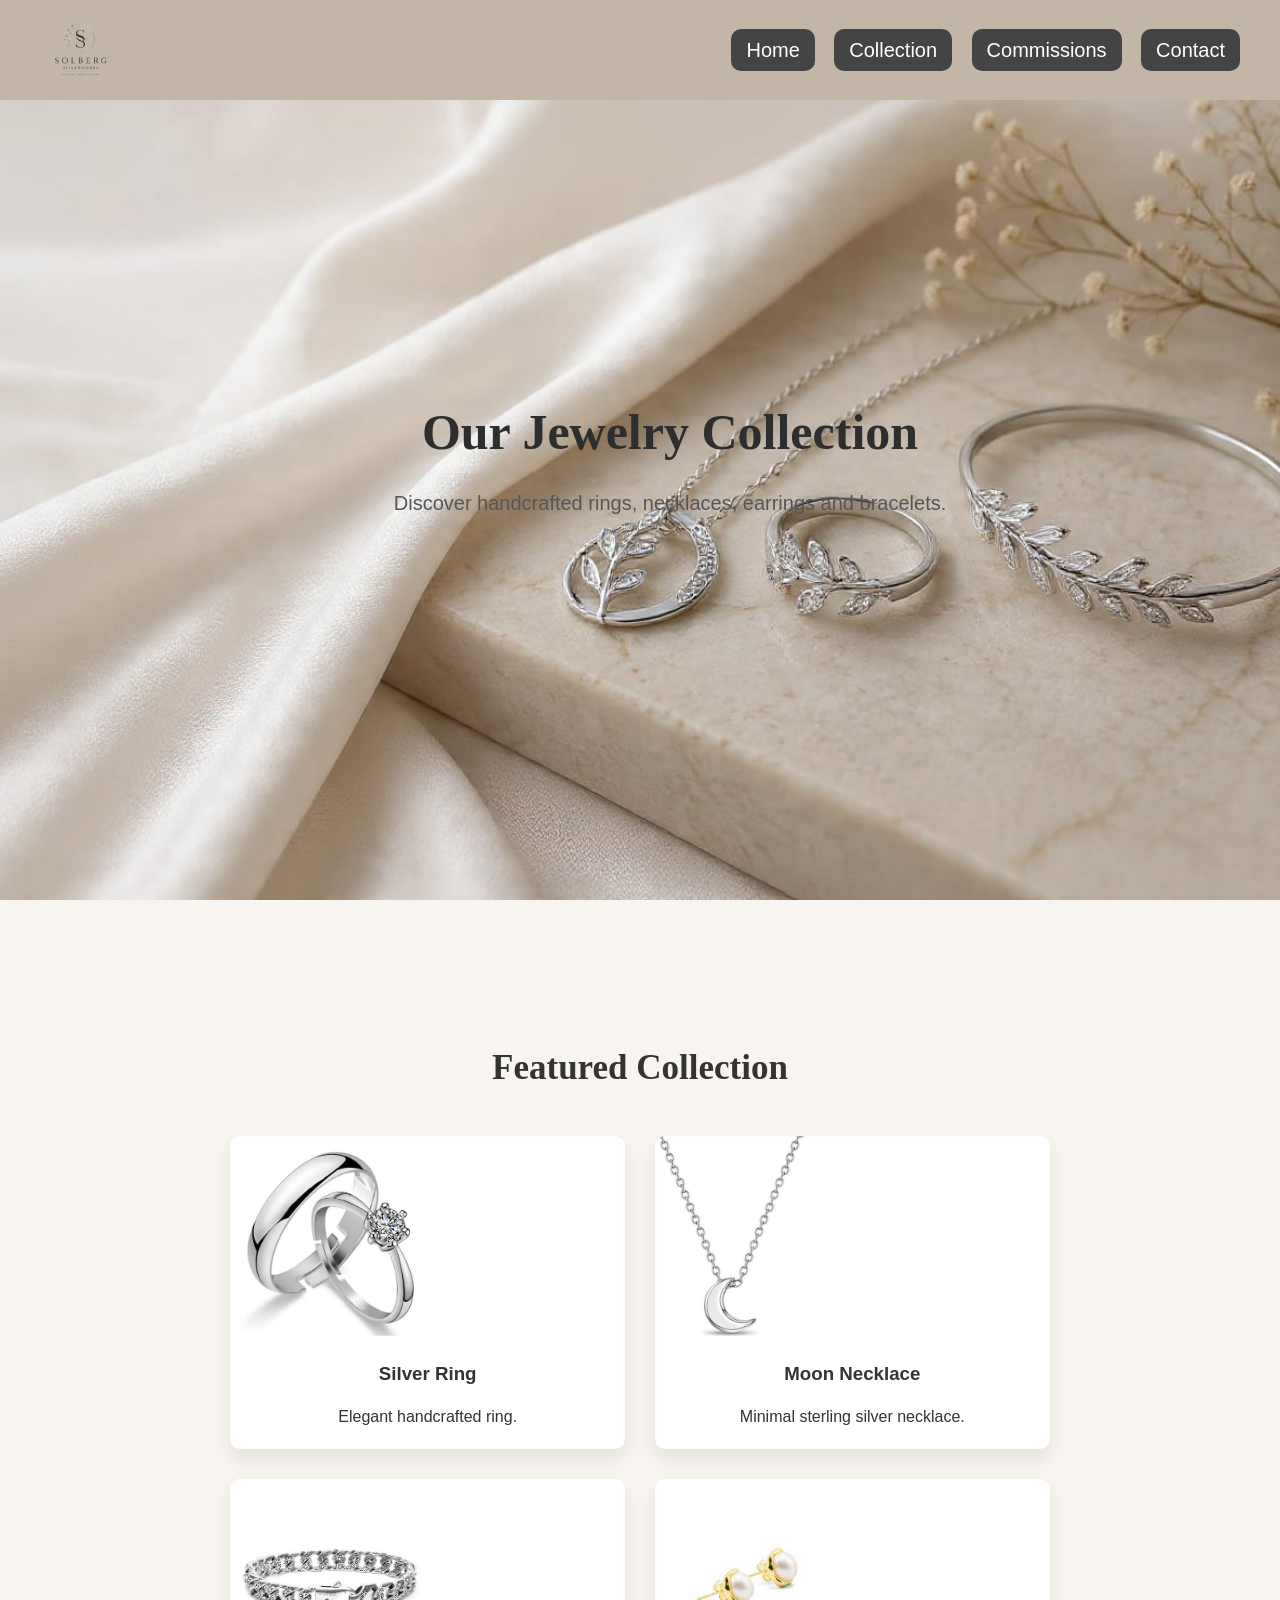
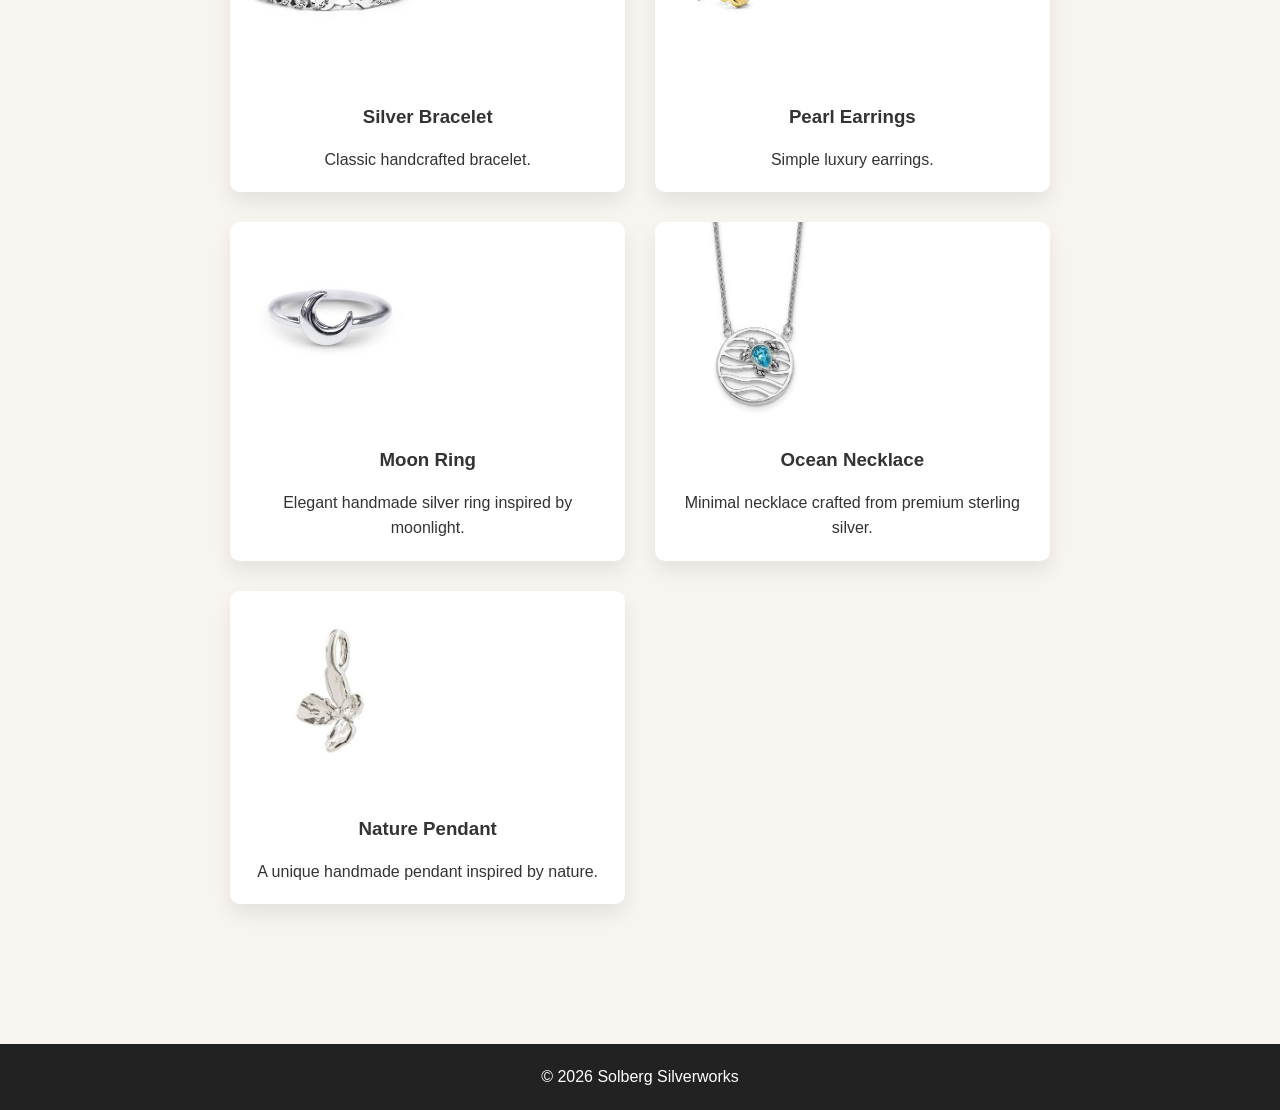
<file: collection.html>
<!DOCTYPE html>
<html lang="en">
<head>
    <meta charset="UTF-8">
    <meta name="viewport" content="width=device-width, initial-scale=1.0">
    <title>Collection | Solberg Silverworks</title>

 <link rel="stylesheet" href="style.css">

   
</head>
<body>

<div class="navbar">

    <div class="logo">
        <img src="assets\logo.png" alt="Logo">
    </div>

    <nav>
        <a href="home-page.html">Home</a>
        <a href="collection.html">Collection</a>
        <a href="commission.html">Commissions</a>
        <a href="contact.html">Contact</a>
    </nav>

</div>

<section class="hero">

    <h2>Our Jewelry Collection</h2>

    <p>
        Discover handcrafted rings, necklaces, earrings and bracelets.
    </p>

</section>

<section>

<h2>Featured Collection</h2>

<div class="products">

<div class="card">
<img src="assets\silver ring.jpg">
<h3>Silver Ring</h3>
<p>Elegant handcrafted ring.</p>
</div>

<div class="card">
<img src="assets\neckless.jpg" class="neckless">
<h3>Moon Necklace</h3>
<p>Minimal sterling silver necklace.</p>
</div>

<div class="card">
<img src="assets\Bracelet.jpg">
<h3>Silver Bracelet</h3>
<p>Classic handcrafted bracelet.</p>
</div>

<div class="card">
<img src="assets\earing.jpg">
<h3>Pearl Earrings</h3>
<p>Simple luxury earrings.</p>
</div>

<div class="card">
<img src="assets\moon ring.jpg" alt="Moon Ring">
<h3>Moon Ring</h3>
<p>Elegant handmade silver ring inspired by moonlight.</p>
</div>

<div class="card">
<img src="assets\ocean neckless.jpg" alt="Ocean Necklace">
<h3>Ocean Necklace</h3>
<p>Minimal necklace crafted from premium sterling silver.</p>
</div>

<div class="card">
<img src="assets\nature pendent.jpg" alt="Nature Pendant">
<h3>Nature Pendant</h3>
<p>A unique handmade pendant inspired by nature.</p>
</div>

</div>

</section>

<footer>
<p>© 2026 Solberg Silverworks</p>
</footer>

</body>
</html>
</file>
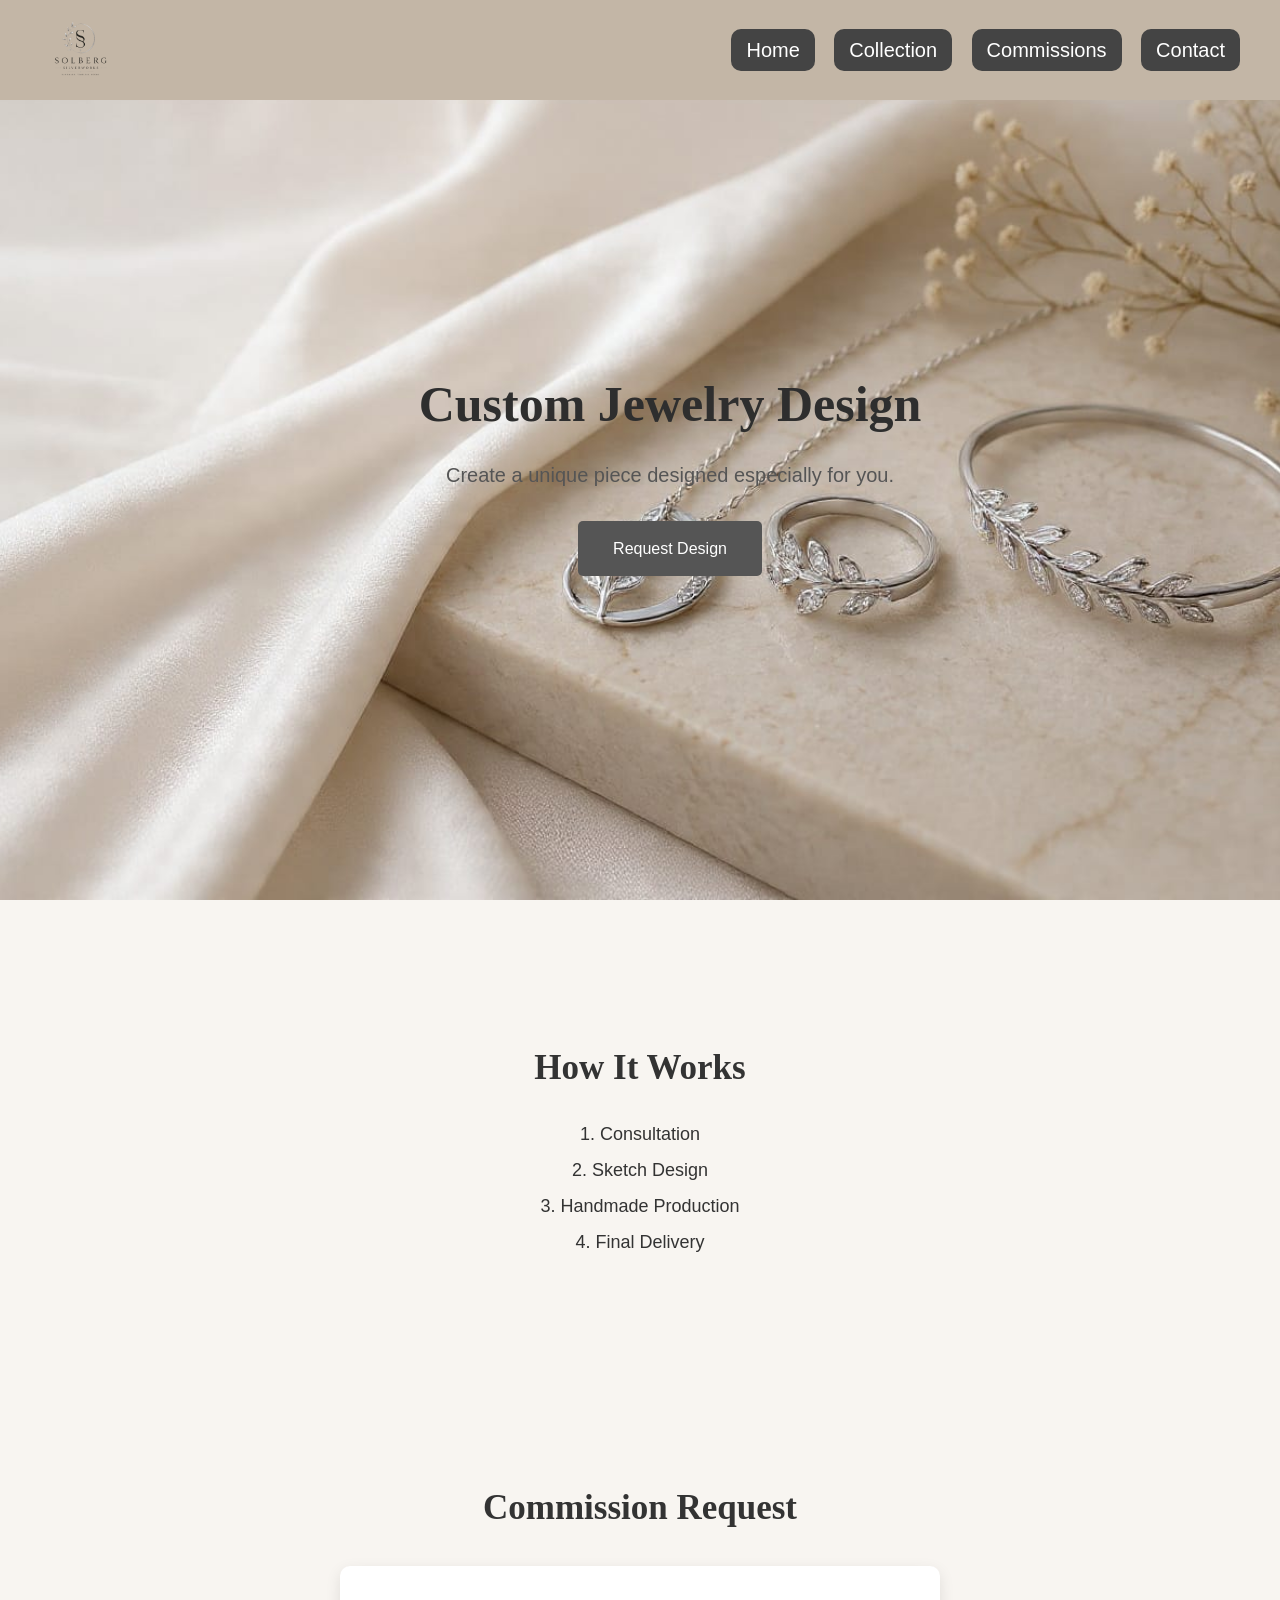
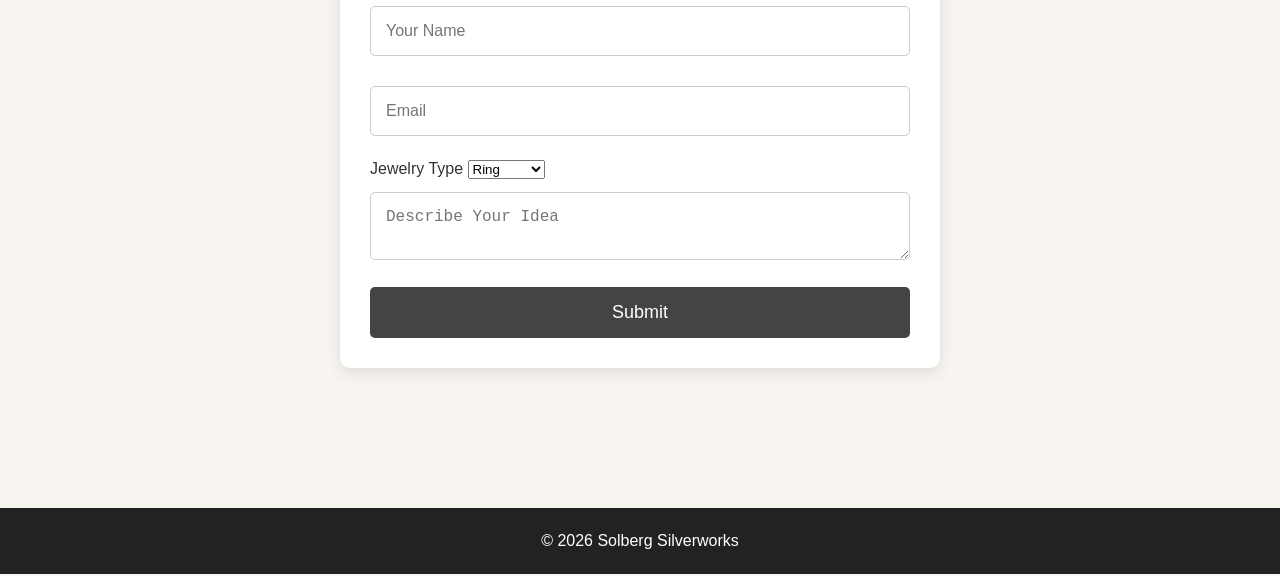
<file: commission.html>
<!DOCTYPE html>
<html lang="en">
<head>

<meta charset="UTF-8">
<meta name="viewport" content="width=device-width, initial-scale=1.0">

<title>Custom Commissions</title>

<link rel="stylesheet" href="style.css">

</head>

<body>

<div class="navbar">

<div class="logo">
<img src="assets\logo.png" alt="Logo">
</div>

<nav>

<a href="home-page.html">Home</a>
<a href="collection.html">Collection</a>
<a href="commission.html">Commissions</a>
<a href="contact.html">Contact</a>

</nav>

</div>

<section class="hero">

<h2>Custom Jewelry Design</h2>

<p>Create a unique piece designed especially for you.</p>

<a href="#form" class="btn">Request Design</a>

</section>

<section class="about">

<h2>How It Works</h2>

<p>

1. Consultation<br>
2. Sketch Design<br>
3. Handmade Production<br>
4. Final Delivery

</p>

</section>

<section id="form">

<h2>Commission Request</h2>

<form>

<input type="text" placeholder="Your Name">

<input type="email" placeholder="Email">

<label>Jewelry Type</label>


<select name="jewelry" id="jewelry">

    <option>Ring</option>
    <option>Necklace</option>
    <option>Bracelet</option>
    <option>Earrings</option>

</select>

<textarea placeholder="Describe Your Idea"></textarea>

<button>Submit</button>

</form>

</section>

<footer>

<p>© 2026 Solberg Silverworks</p>

</footer>

</body>

</html>
</file>
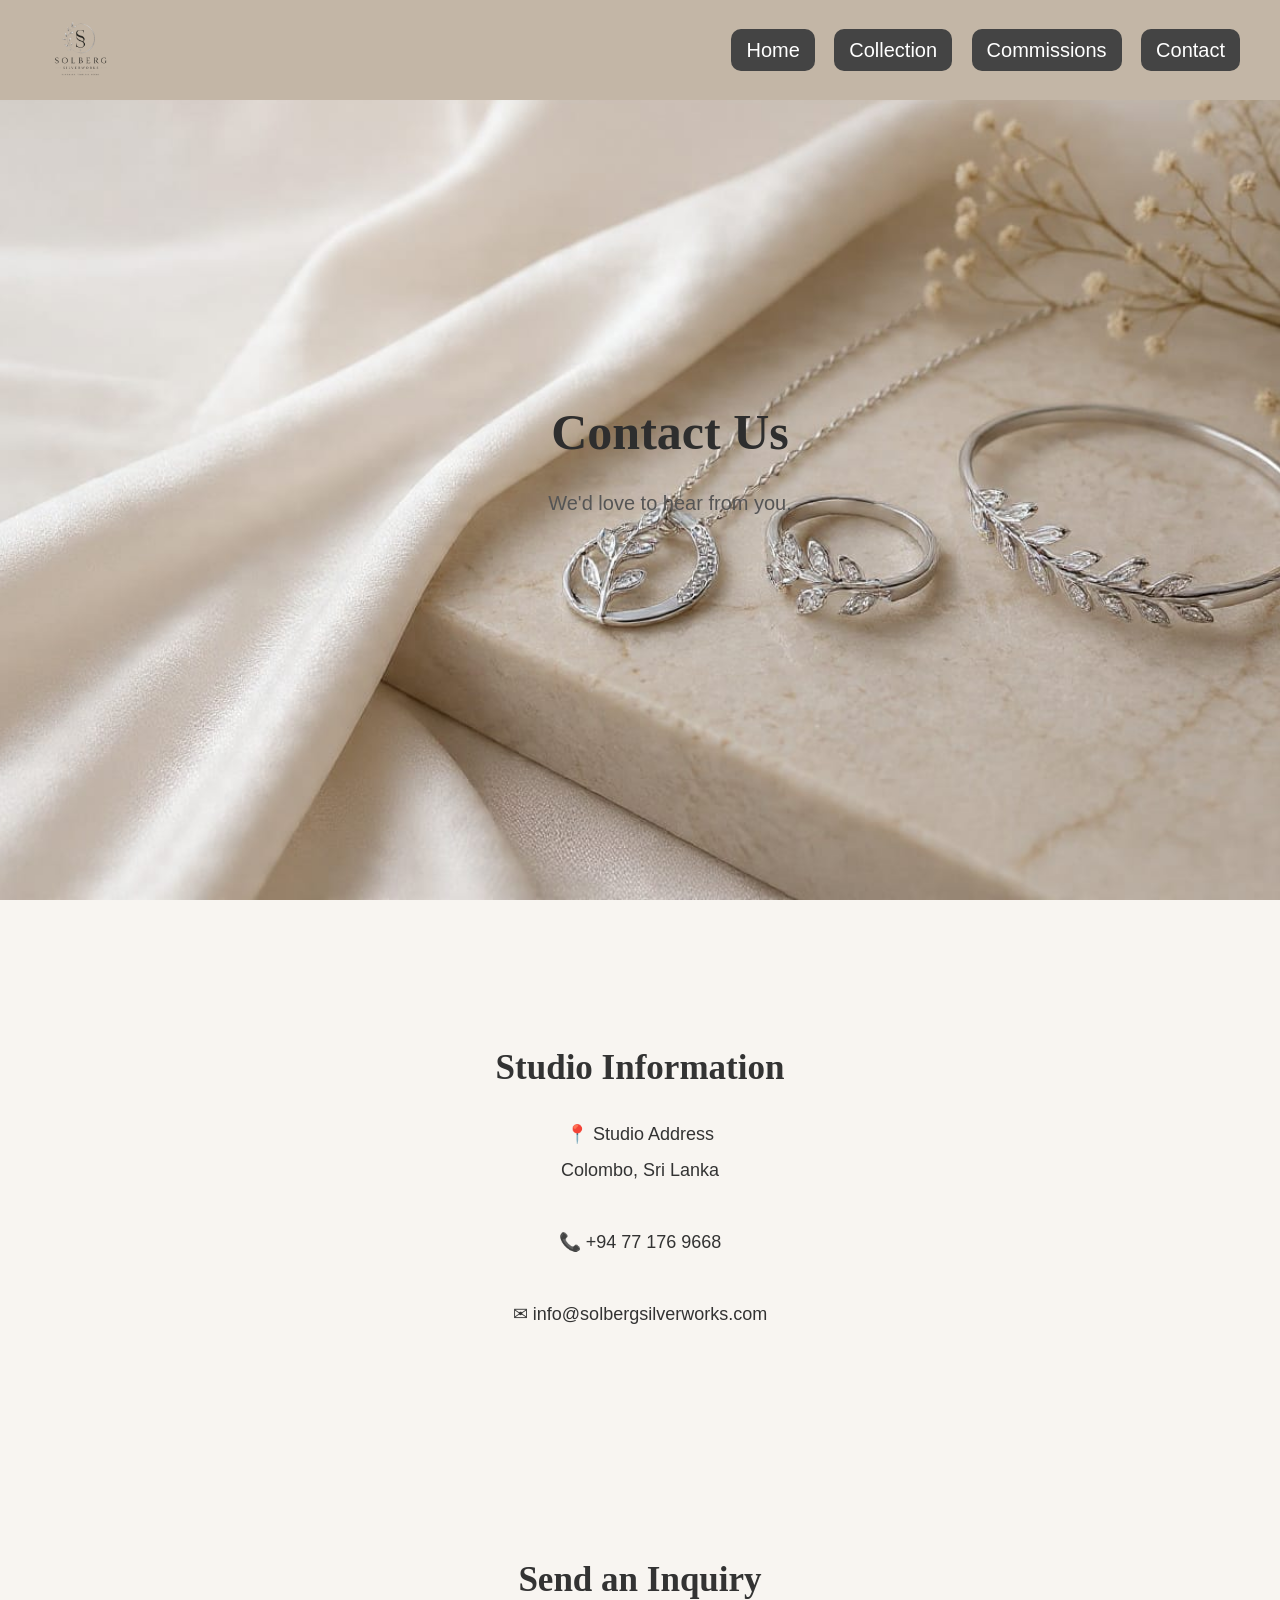
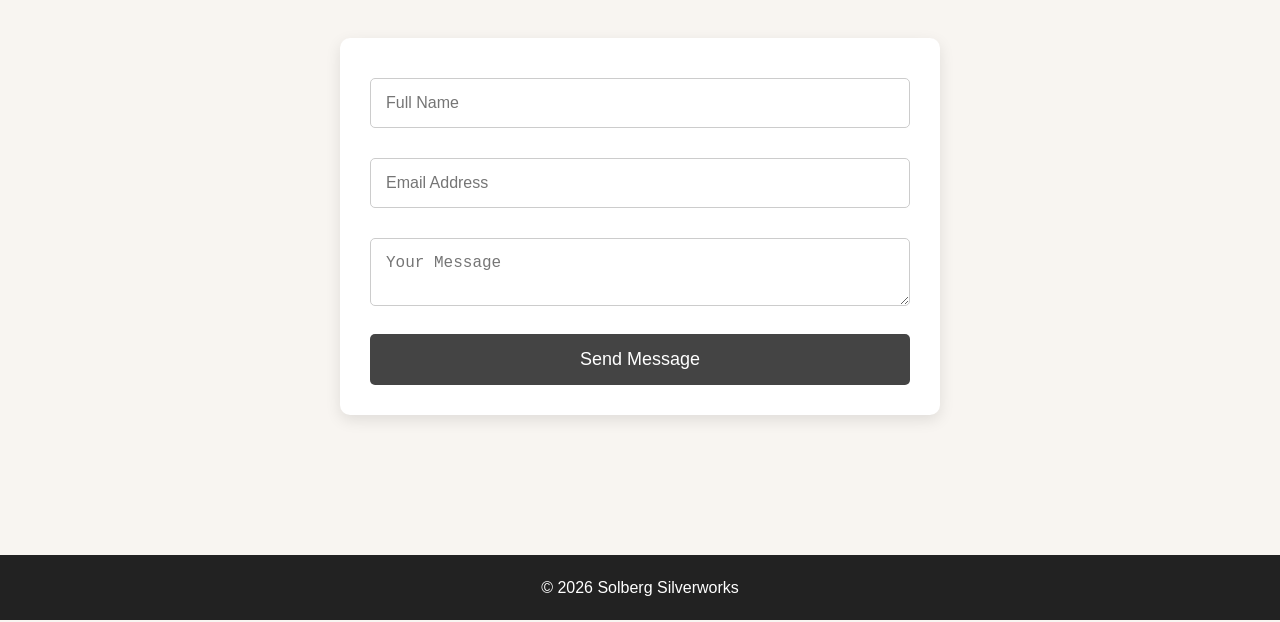
<file: contact.html>
<!DOCTYPE html>
<html lang="en">

<head>

<meta charset="UTF-8">

<meta name="viewport" content="width=device-width, initial-scale=1.0">

<title>Contact</title>

<link rel="stylesheet" href="style.css">


</head>

<body>

<div class="navbar">

<div class="logo">
<img src="assets\logo.png" alt="Logo">
</div>

<nav>

<a href="home-page.html">Home</a>
<a href="collection.html">Collection</a>
<a href="commission.html">Commissions</a>
<a href="contact.html">Contact</a>

</nav>

</div>

<section class="hero">

<h2>Contact Us</h2>

<p>We'd love to hear from you.</p>

</section>

<section class="about">

<h2>Studio Information</h2>

<p>

📍 Studio Address<br>

Colombo, Sri Lanka

<br><br>

📞 +94 77 176 9668

<br><br>

✉ info@solbergsilverworks.com

</p>

</section>

<section>

<h2>Send an Inquiry</h2>

<form>

<input type="text" placeholder="Full Name">

<input type="email" placeholder="Email Address">

<textarea placeholder="Your Message"></textarea>

<button>Send Message</button>

</form>

</section>

<footer>

<p>© 2026 Solberg Silverworks</p>

</footer>

</body>

</html>
</file>
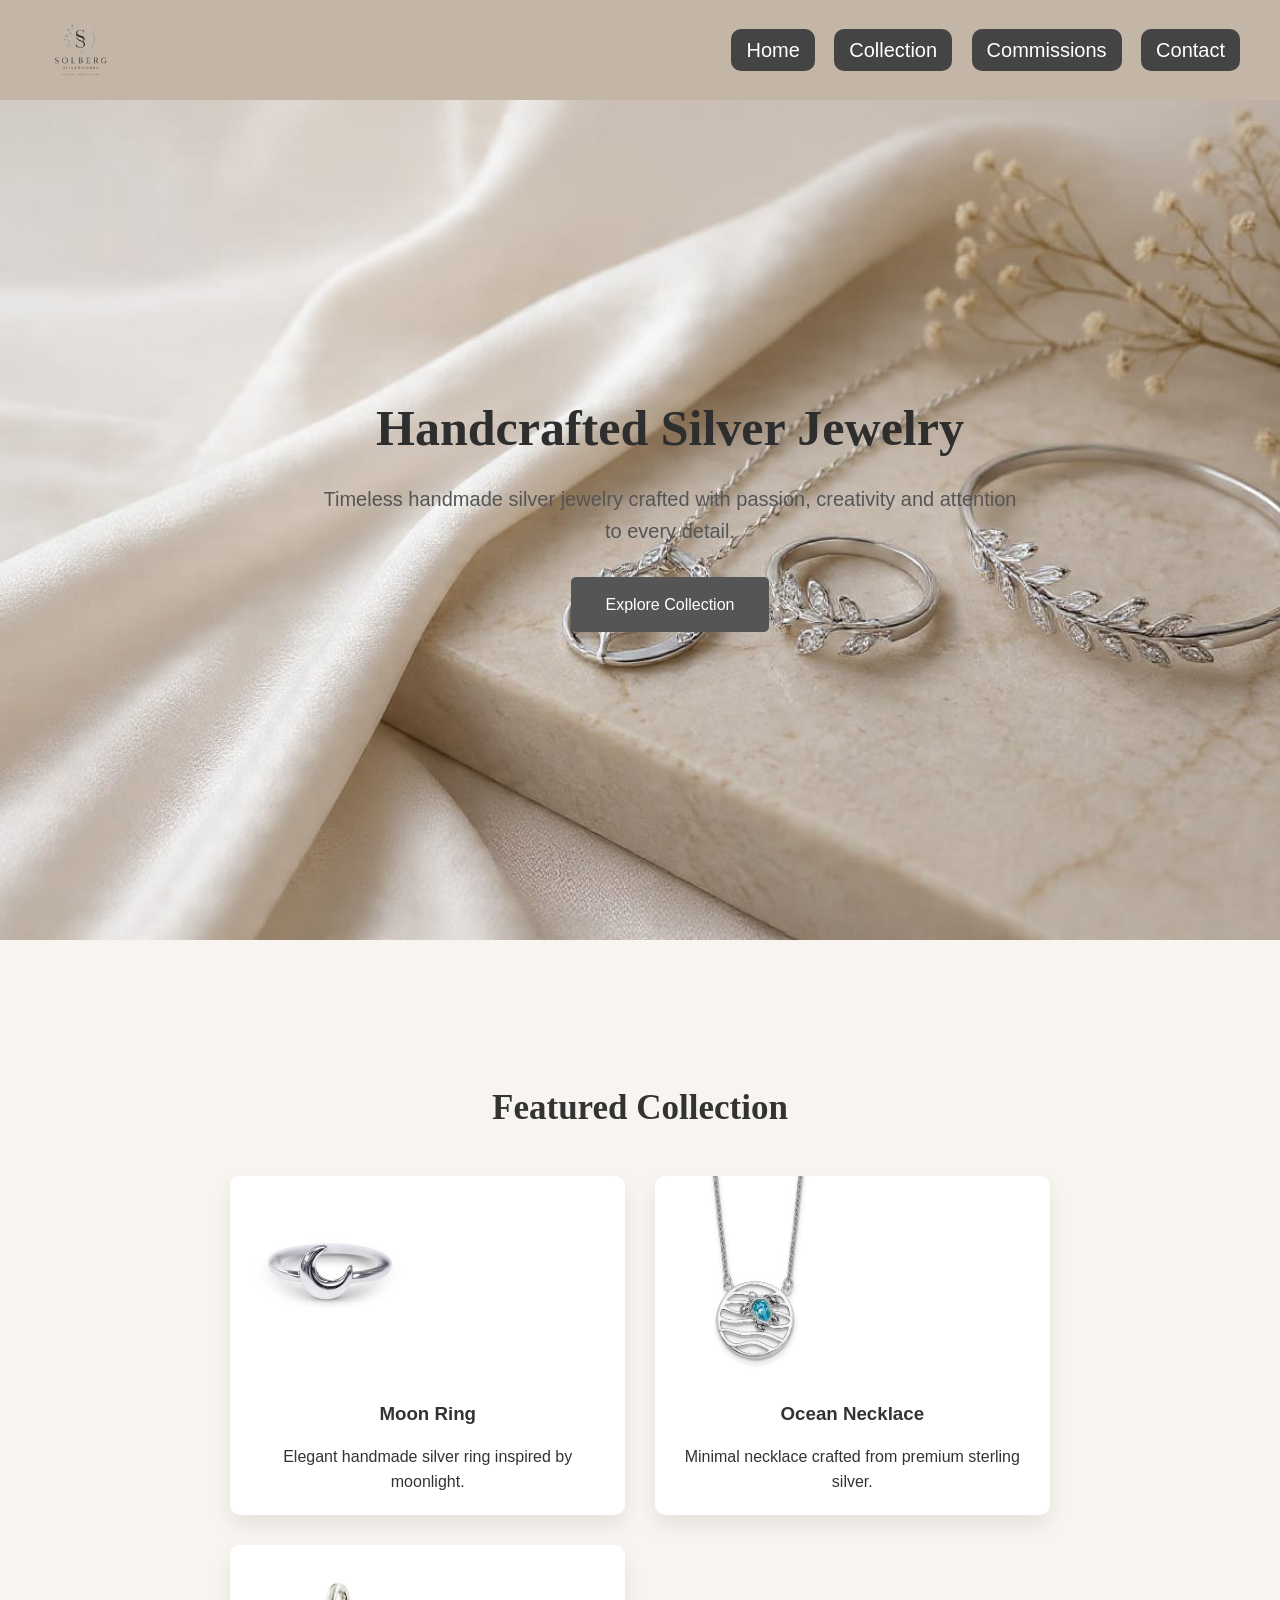
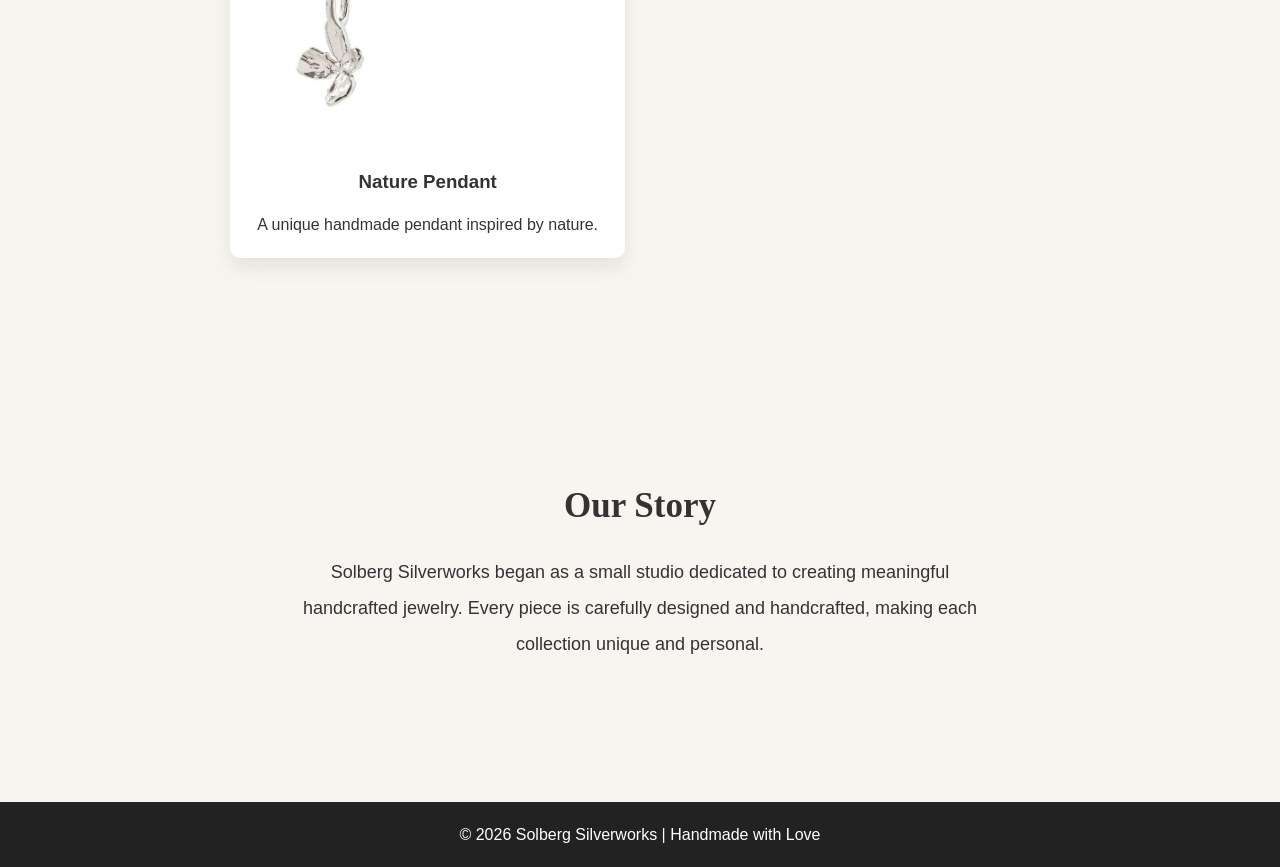
<file: home-page.html>
<!DOCTYPE html>
<html lang="en">
<head>
    <meta charset="UTF-8">
    <meta name="viewport" content="width=device-width, initial-scale=1.0">
    <title>Solberg Silverworks</title>

    <link rel="stylesheet" href="style.css">
  
</head>

<body>

<header>


<div class="navbar">
    <div class="logo">
        <img src="assets\logo.png" alt="Solberg Silverworks Logo">
    </div>
    <nav>
        
            <a href="home-page.html">Home</a>
            <a href="collection.html">Collection</a>
            <a href="commission.html">Commissions</a>
            <a href="contact.html">Contact</a>
    
    </nav>
</div>
</header>

<section class="hero" id="home">

    <h2>Handcrafted Silver Jewelry</h2>

    <p>
        Timeless handmade silver jewelry crafted with passion,
        creativity and attention to every detail.
    </p>

    <a href="collection.html" class="btn">Explore Collection</a>

</section>




<section id="collection">

    <h2>Featured Collection</h2>

    <div class="products">

        <div class="card">
            <img src="assets\moon ring.jpg" alt="Moon Ring">
            <h3>Moon Ring</h3>
            <p>Elegant handmade silver ring inspired by moonlight.</p>
        </div>

        <div class="card">
            <img src="assets\ocean neckless.jpg" alt="Ocean Necklace">
            <h3>Ocean Necklace</h3>
            <p>Minimal necklace crafted from premium sterling silver.</p>
        </div>

        <div class="card">
            <img src="assets\nature pendent.jpg" alt="Nature Pendant">
            <h3>Nature Pendant</h3>
            <p>A unique handmade pendant inspired by nature.</p>
        </div>

    </div>

</section>

<section id="story" class="about">

    <h2>Our Story</h2>

    <p>

        Solberg Silverworks began as a small studio dedicated to
        creating meaningful handcrafted jewelry.

        Every piece is carefully designed and handcrafted,
        making each collection unique and personal.

    </p>

</section>

<footer>

    <p>© 2026 Solberg Silverworks | Handmade with Love</p>

</footer>



</body>
</html>
</file>
<file: style.css>
*{
    margin:0;
    padding:0;
    box-sizing:border-box;
}

body{

    font-family:'Poppins',sans-serif;
    background:#f8f5f1;
    color:#333;
    line-height:1.7;

}

header{

    display:flex;
    justify-content:space-between;
    align-items:center;
    padding:20px 8%;
    background:white;
    position:sticky;
    top:0;

}

header h1{

    font-family:'Playfair Display',serif;

}

  .navbar {
    background-color: #c3b6a6;
    position: fixed;
    top: 0;
    left: 0;
    width: 100%;
    height: 100px;

    display: flex;
    justify-content: space-between;
    align-items: center;
    padding: 0 40px;
}

nav {
    margin: 0;
    padding: 0;
}

nav a {
    color: white;
    font-size: 20px;
    background-color: #444444;
    padding: 10px 15px;
    text-decoration: none;
    border-radius: 10px;
    margin-left: 15px;
}
.logo img {
    height: 80px;
    display: block;
    width: auto;

}


.hero{

    height:90vh;
    display:flex;
    flex-direction:column;
    justify-content:center;
    align-items:center;
    text-align:center;
    padding:20px;

}

.hero h2{

    font-size:60px;
    font-family:'Playfair Display',serif;
    margin-bottom:20px;

}

.hero p{

    max-width:700px;
    margin-bottom:30px;

}

.btn{

    background:#555;
    color:white;
    padding:15px 35px;
    text-decoration:none;
    border-radius:5px;

}

section{

    padding:80px 8%;

}

section h2{

    text-align:center;
    margin-bottom:40px;
    font-size:40px;
    font-family:'Playfair Display',serif;

}

.products{

    display:grid;
    grid-template-columns:repeat(auto-fit,minmax(280px,1fr));
    gap:30px;
    

}

.card{

    background:white;
    border-radius:10px;
    overflow:hidden;
    box-shadow:0 10px 20px rgba(0,0,0,.08);

}

.card img{

    width: 200px;
    height: 200px;
    object-fit:cover;

}

.card h3{

    padding:15px;

}

.card p{

    padding:0 15px 20px;

}

.about,
.commission{

    text-align:center;
    max-width:900px;
    margin:auto;

}

form{

    max-width:600px;
    margin:auto;

}

input,
textarea{

    width:100%;
    padding:15px;
    margin:10px 0;
    border:1px solid #ccc;
    border-radius:5px;

}

button{

    background:#444;
    color:white;
    border:none;
    padding:15px 30px;
    cursor:pointer;
    border-radius:5px;

}

button:hover{

    background:#222;

}

footer{

    text-align:center;
    padding:30px;
    background:#222;
    color:white;

}



header{

    flex-direction:column;

}



.hero h2{

    font-size:40px;

}



.page-banner{
    background:#e8ddd0;
    text-align:center;
    padding:150px 20px 80px;
}

.page-banner h1{
    font-size:50px;
    font-family:'Playfair Display', serif;
    margin-bottom:15px;
}

.page-banner p{
    font-size:18px;
    color:#555;
}

.products{
    margin-top:40px;
}

.card{
    transition:0.3s;
}

.card:hover{
    transform:translateY(-10px);
    box-shadow:0 15px 25px rgba(0,0,0,.15);
}

.card img{
    transition:0.4s;
}

.card:hover img{
    transform:scale(1.05);
}

.card h3{
    text-align:center;
}

.card p{
    text-align:center;
}



.process{

    max-width:900px;
    margin:50px auto;
    text-align:center;

}

.process-box{

    background:white;
    padding:25px;
    margin:20px 0;
    border-left:6px solid #c3b6a6;
    border-radius:10px;
    box-shadow:0 5px 15px rgba(0,0,0,.08);

}

.process-box h3{

    margin-bottom:10px;
    color:#444;

}





*{
    margin:0;
    padding:0;
    box-sizing:border-box;
}

body{
    font-family: Arial, Helvetica, sans-serif;
    background:#f8f5f1;
    color:#333;
    line-height:1.6;
}



.hero{
    background:#d8cab9;
    text-align:center;
    padding:120px 20px 80px;
}

.hero h2{
    font-size:50px;
    margin-bottom:15px;
    color:#2e2e2e;
}

.hero p{
    font-size:20px;
    color:#555;
}



.about{
    width:80%;
    margin:60px auto;
    text-align:center;
}

.about h2{
    font-size:35px;
    margin-bottom:20px;
}

.about p{
    font-size:18px;
    line-height:2;
}



section{
    width:80%;
    margin:auto;
    margin-bottom:60px;
}

section h2{
    text-align:center;
    margin-bottom:30px;
    font-size:35px;
}

form{
    max-width:600px;
    margin:auto;
    background:#fff;
    padding:30px;
    border-radius:10px;
    box-shadow:0 5px 15px rgba(0,0,0,0.1);
}

input,
textarea{
    width:100%;
    padding:15px;
    margin-bottom:20px;
    border:1px solid #ccc;
    border-radius:5px;
    font-size:16px;
}

textarea{
    resize:vertical;
}

button{
    width:100%;
    padding:15px;
    background:#444444;
    color:white;
    border:none;
    border-radius:5px;
    font-size:18px;
    cursor:pointer;
}

button:hover{
    background:#222;
}


footer{
    background:#222;
    color:white;
    text-align:center;
    padding:20px;
    margin-top:40px;
}



@media(max-width:768px){

.hero h2{
    font-size:35px;
}

.about,
section{
    width:90%;
}

form{
    padding:20px;
}

}

img.neckless {
    width: 150px;
    height: 200px;
    object-fit: cover;
}

#juwelry {
    width: 100%;
    padding: 15px;
    margin: 10px 0;
    border: 1px solid #ccc;
    border-radius: 5px;
}   

.hero{
    width: 100%;
    height: 100vh;

    background-image: url("assets/banner.jpeg");
    background-size: cover;
    background-position: center;
    background-repeat: no-repeat;

    display: flex;
    align-items: center;
    padding-left: 80px;
}

.overlay{
    color: #2E2E2E;
    max-width: 600px;
}

.overlay h1{
    font-size: 65px;
    margin-bottom: 20px;
}

.overlay p{
    font-size: 22px;
    margin-bottom: 30px;
}
</file>
